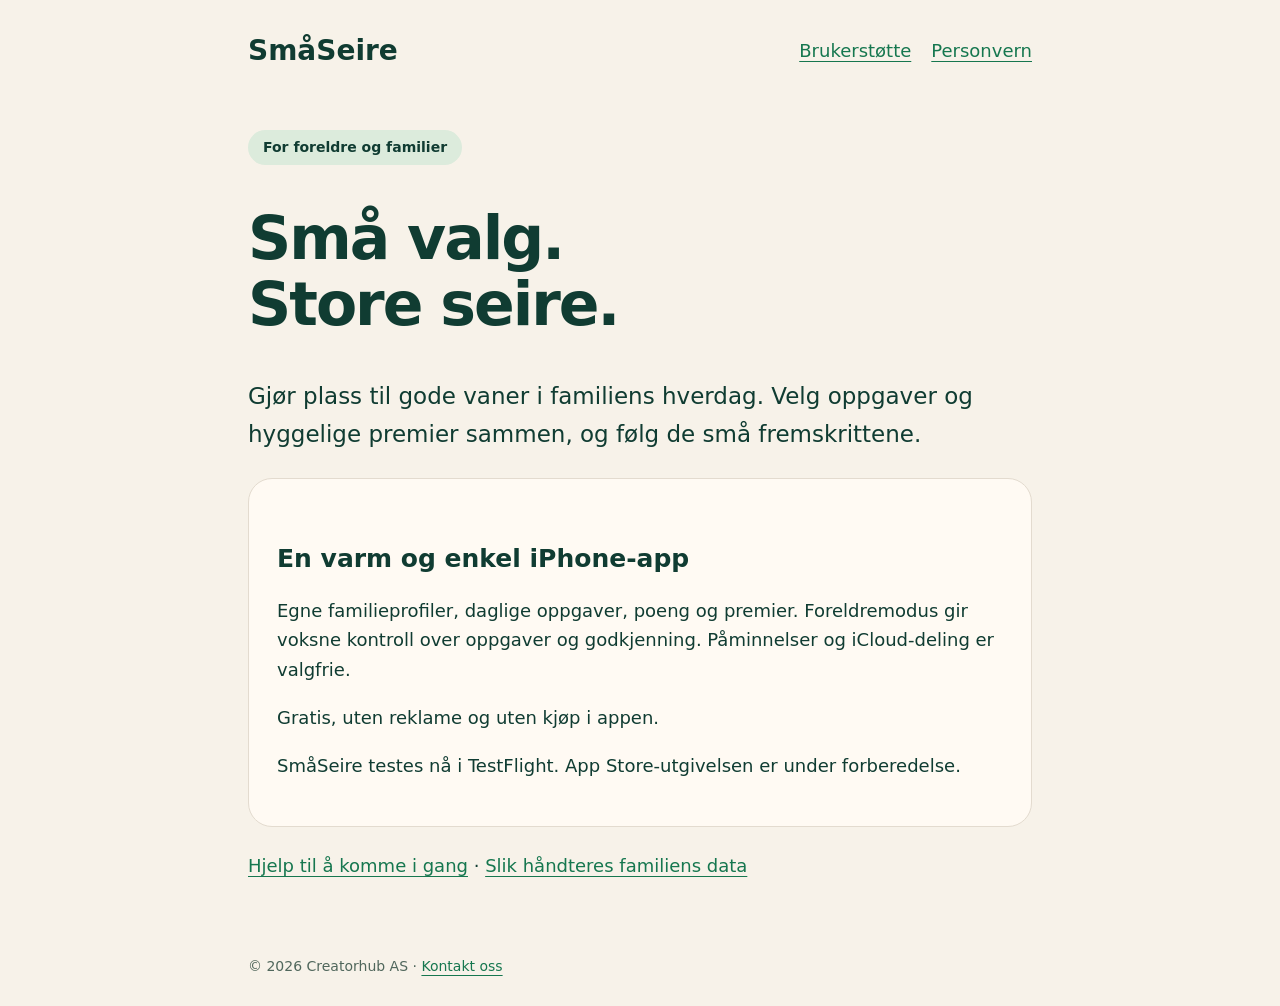
<file: index.html>
<!doctype html><html lang="nb"><head><meta charset="utf-8"><meta name="viewport" content="width=device-width,initial-scale=1"><meta name="description" content="SmåSeire fra Creatorhub AS – gode vaner for familien. Personvern og brukerstøtte."><title>Gode vaner. Større fremtid. · SmåSeire</title><link rel="stylesheet" href="style.css"></head><body><header><a class="brand" href="index.html">SmåSeire</a><nav aria-label="Hovedmeny"><a href="support.html">Brukerstøtte</a><a href="personvern.html">Personvern</a></nav></header><main><span class="tag">For foreldre og familier</span><h1>Små valg.<br>Store seire.</h1><p class="intro">Gjør plass til gode vaner i familiens hverdag. Velg oppgaver og hyggelige premier sammen, og følg de små fremskrittene.</p><div class="card"><h2>En varm og enkel iPhone-app</h2><p>Egne familieprofiler, daglige oppgaver, poeng og premier. Foreldremodus gir voksne kontroll over oppgaver og godkjenning. Påminnelser og iCloud-deling er valgfrie.</p><p>Gratis, uten reklame og uten kjøp i appen.</p><p>SmåSeire testes nå i TestFlight. App Store-utgivelsen er under forberedelse.</p></div><p><a href="support.html">Hjelp til å komme i gang</a> · <a href="personvern.html">Slik håndteres familiens data</a></p></main><footer>© 2026 Creatorhub AS · <a href="mailto:daniel@creatorhubn.com">Kontakt oss</a></footer></body></html>
</file>
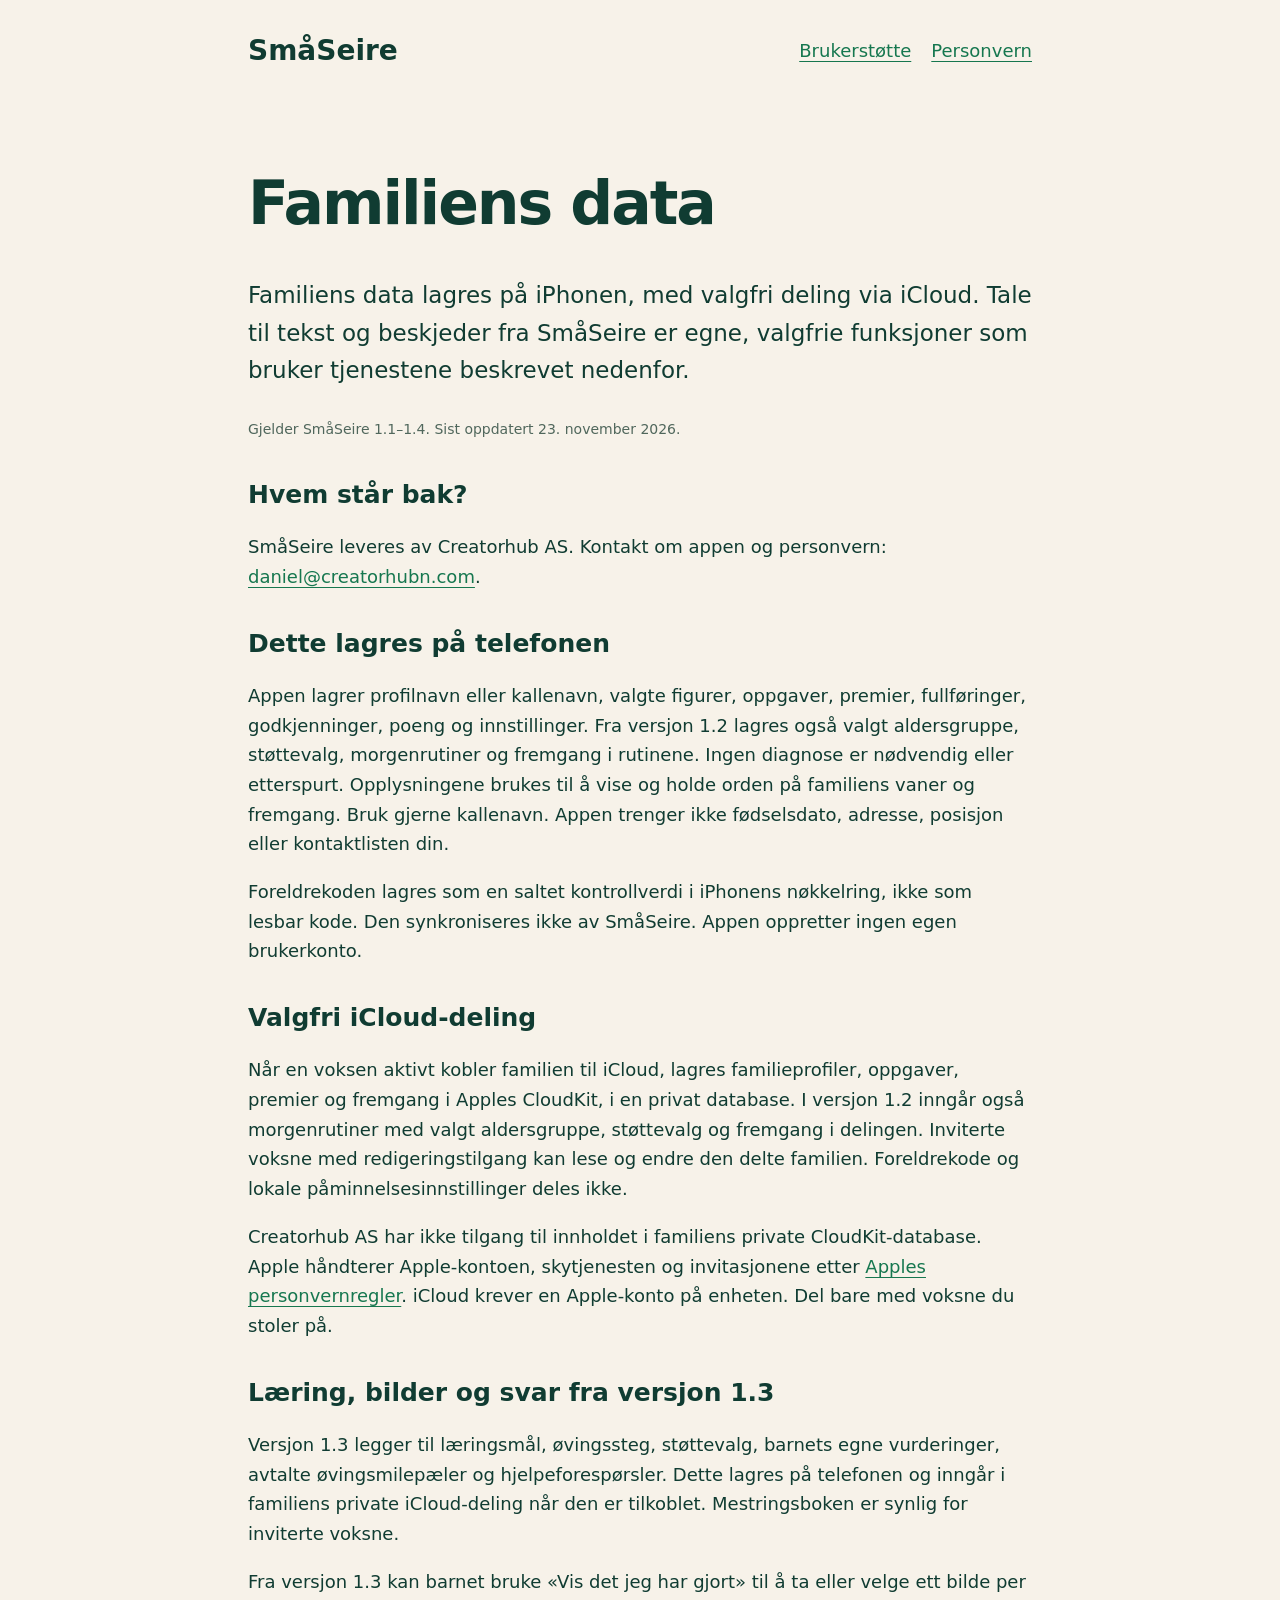
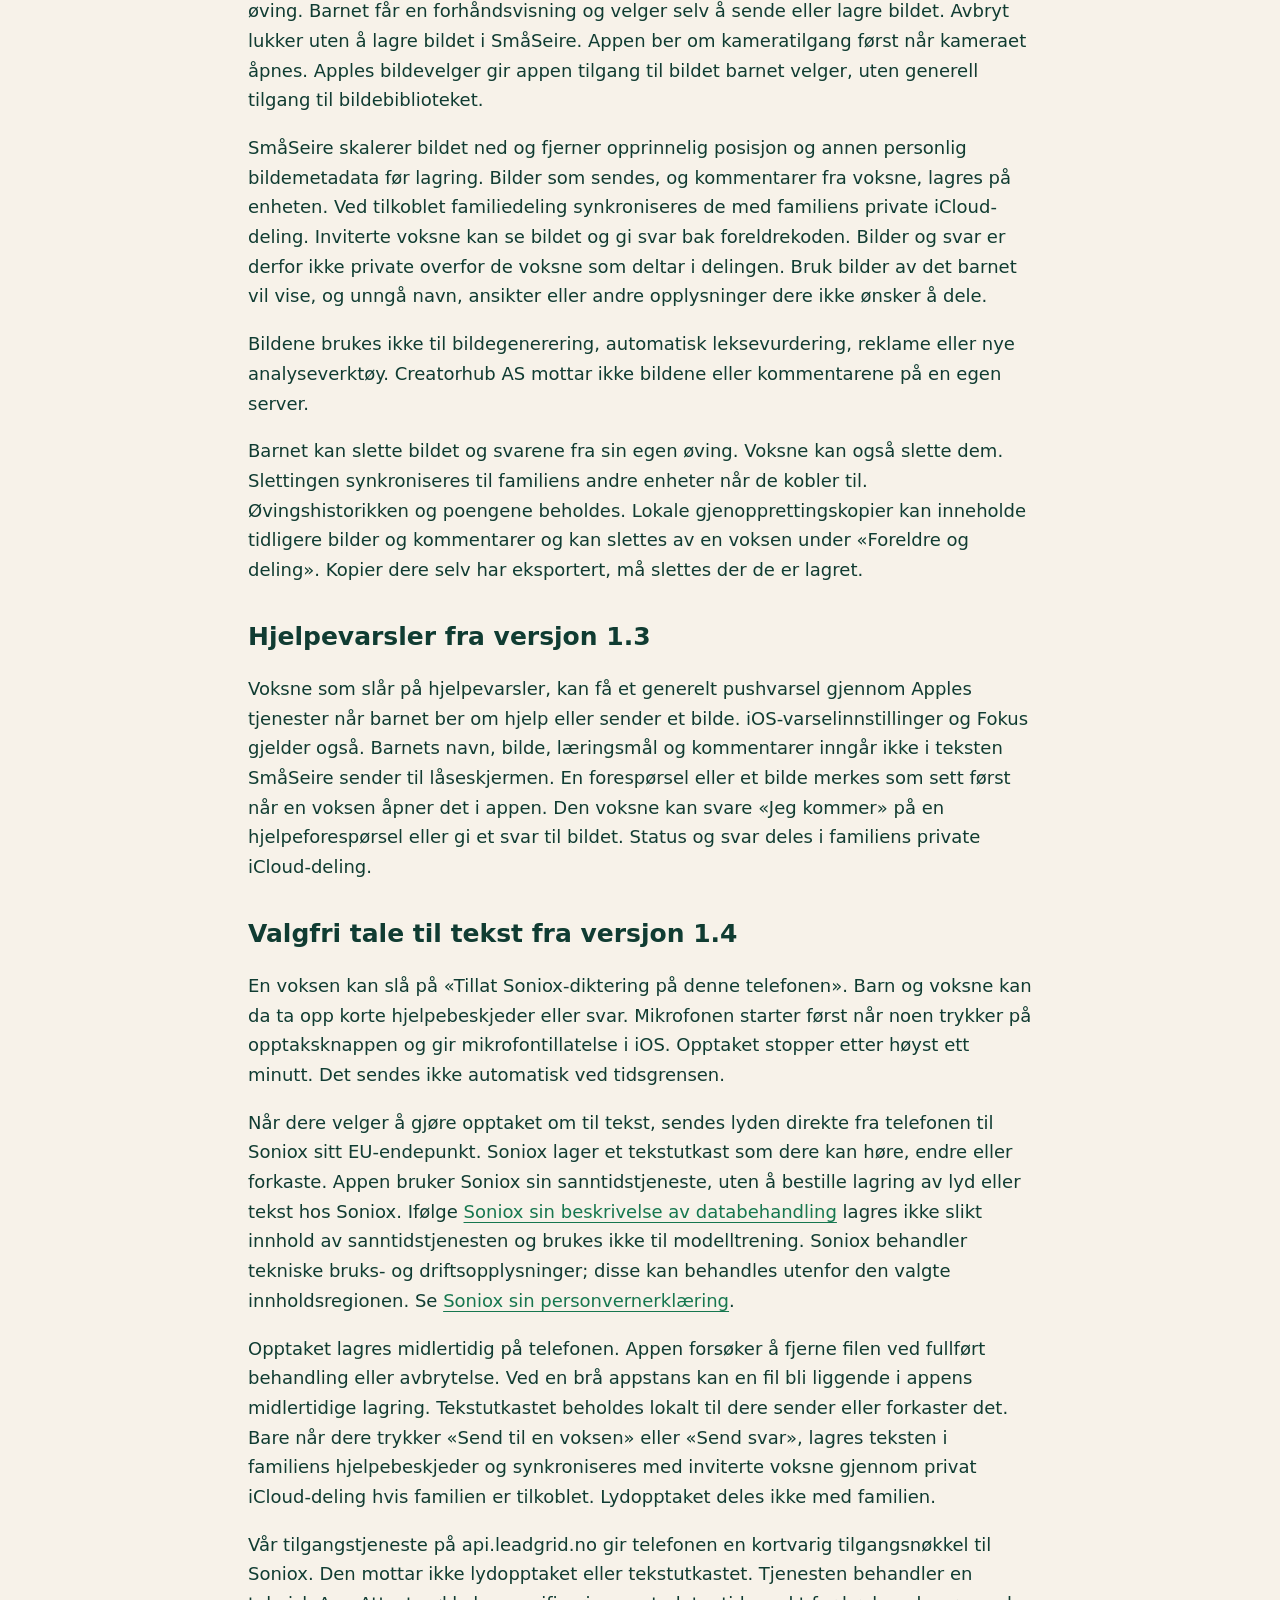
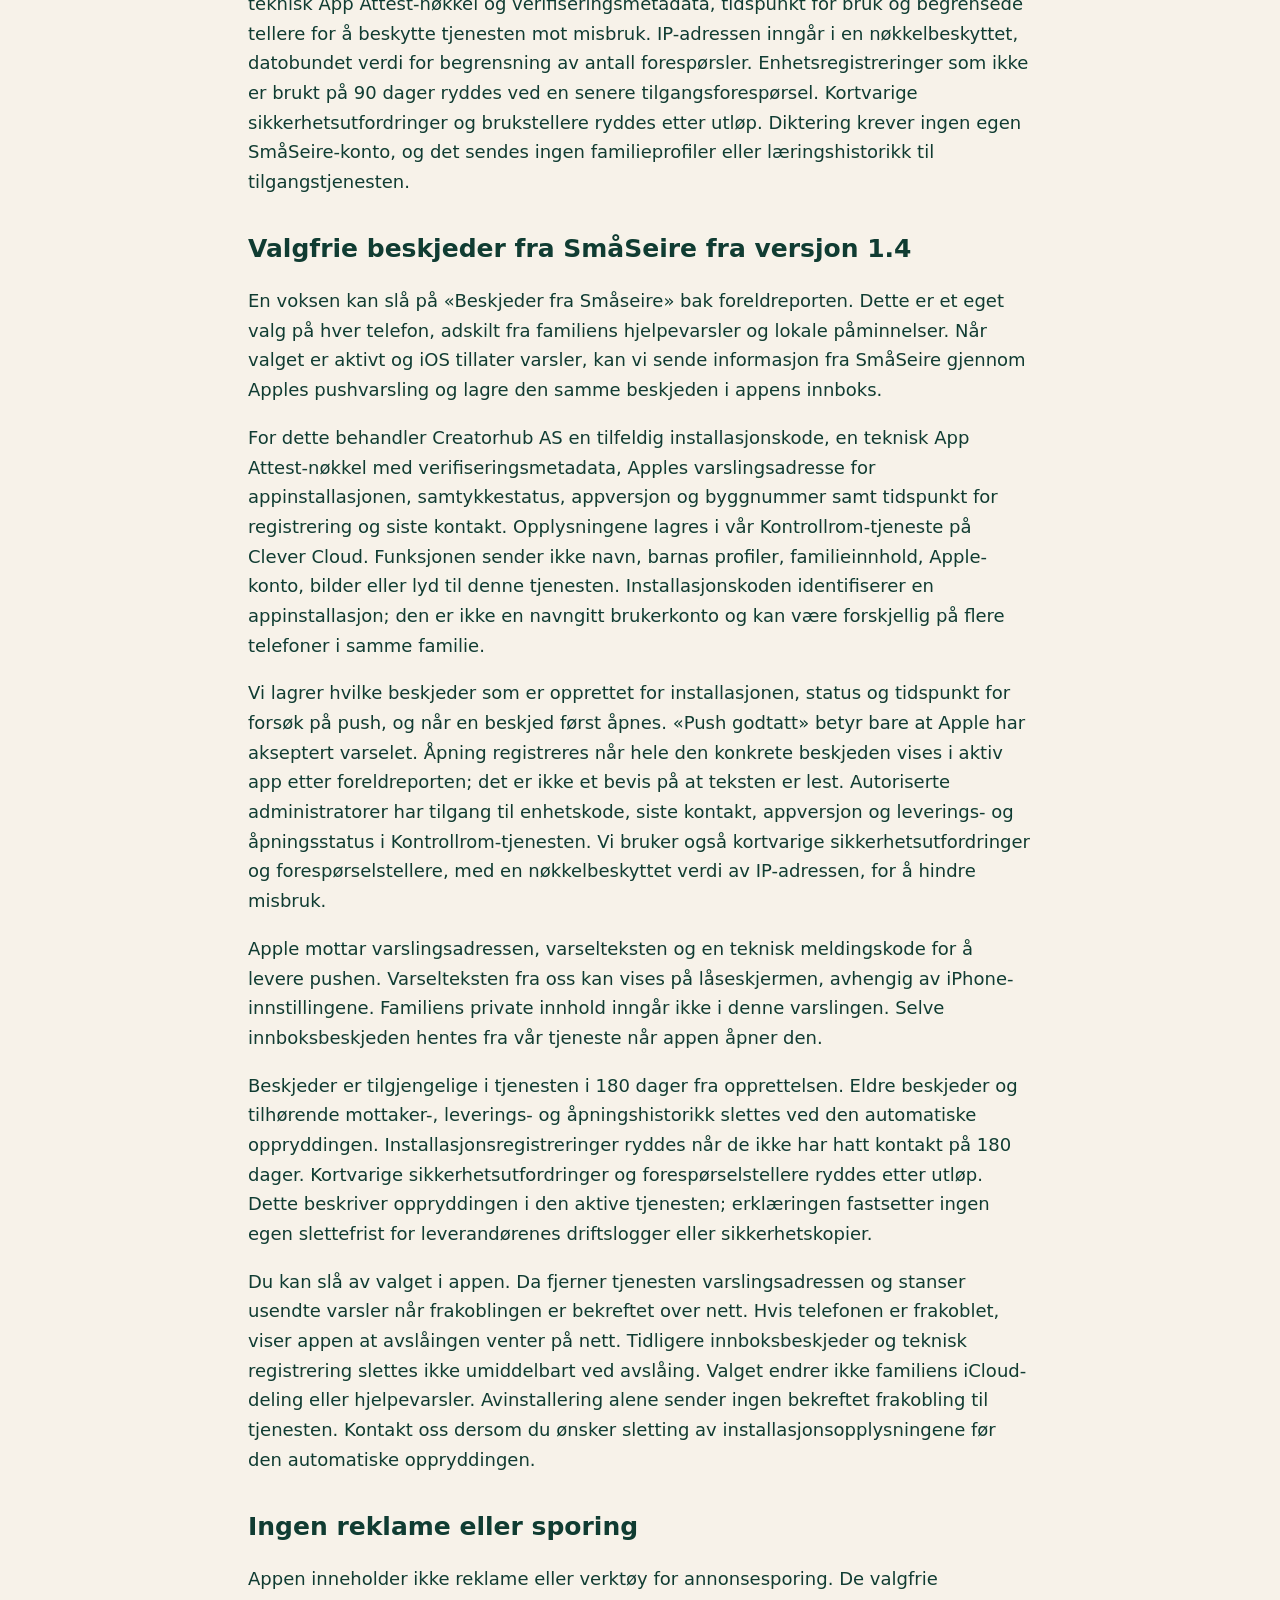
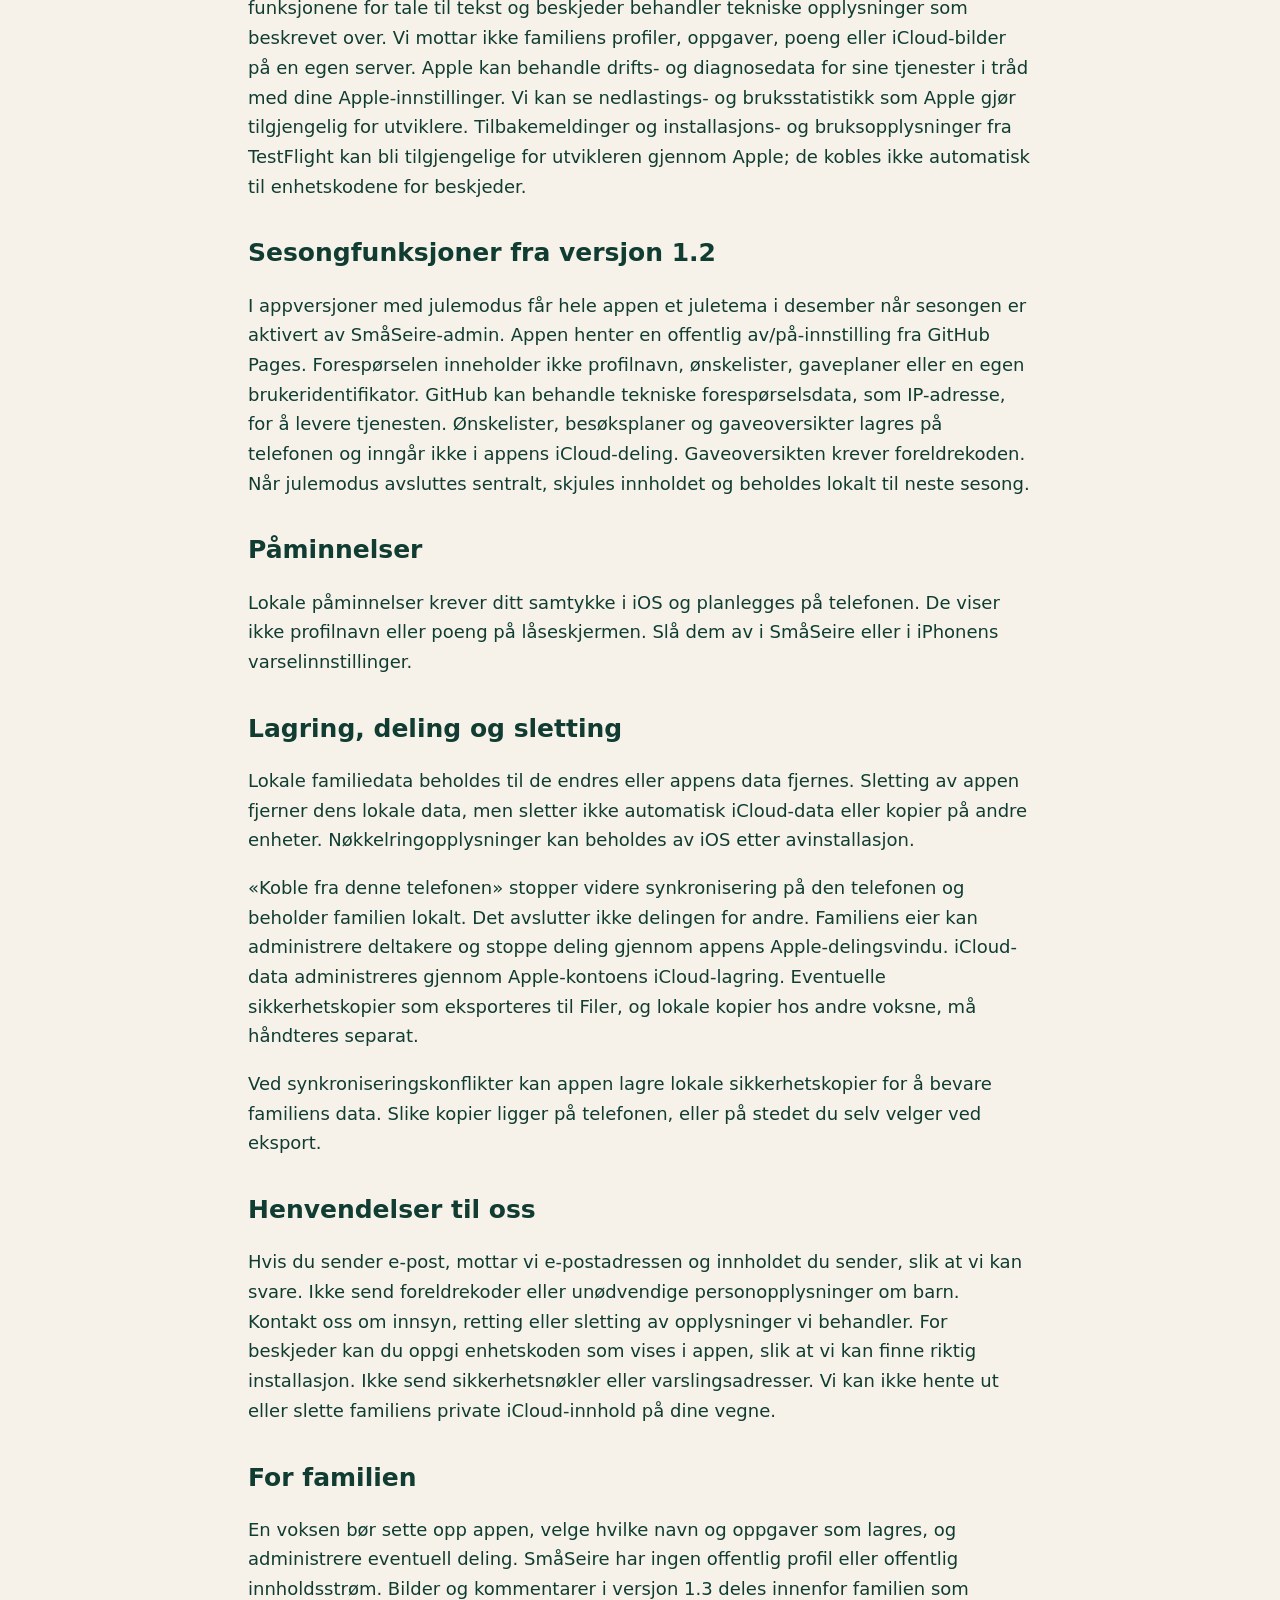
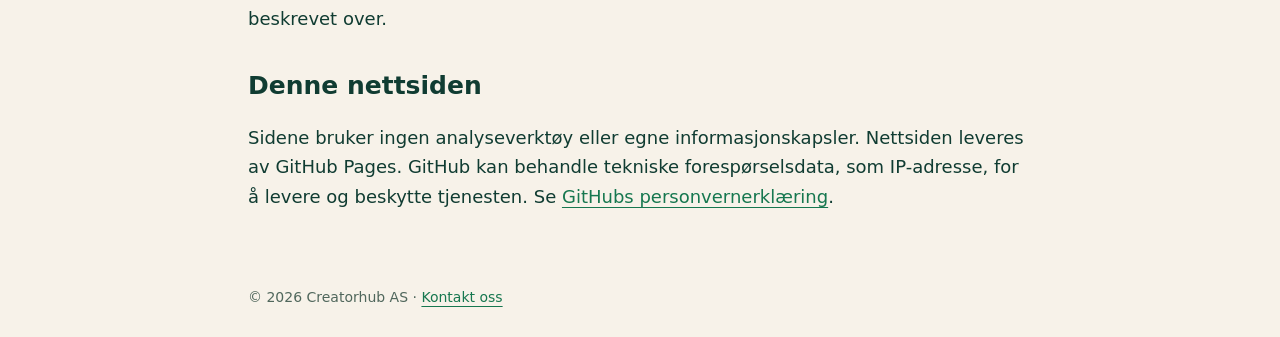
<file: personvern.html>
<!doctype html><html lang="nb"><head><meta charset="utf-8"><meta name="viewport" content="width=device-width,initial-scale=1"><meta name="description" content="SmåSeire fra Creatorhub AS – gode vaner for familien. Personvern og brukerstøtte."><title>Personvern · SmåSeire</title><link rel="stylesheet" href="style.css"></head><body><header><a class="brand" href="index.html">SmåSeire</a><nav aria-label="Hovedmeny"><a href="support.html">Brukerstøtte</a><a href="personvern.html">Personvern</a></nav></header><main><h1>Familiens data</h1><p class="intro">Familiens data lagres på iPhonen, med valgfri deling via iCloud. Tale til tekst og beskjeder fra SmåSeire er egne, valgfrie funksjoner som bruker tjenestene beskrevet nedenfor.</p><p><small>Gjelder SmåSeire 1.1–1.4. Sist oppdatert 23. november 2026.</small></p><h2>Hvem står bak?</h2><p>SmåSeire leveres av Creatorhub AS. Kontakt om appen og personvern: <a href="mailto:daniel@creatorhubn.com">daniel@creatorhubn.com</a>.</p><h2>Dette lagres på telefonen</h2><p>Appen lagrer profilnavn eller kallenavn, valgte figurer, oppgaver, premier, fullføringer, godkjenninger, poeng og innstillinger. Fra versjon 1.2 lagres også valgt aldersgruppe, støttevalg, morgenrutiner og fremgang i rutinene. Ingen diagnose er nødvendig eller etterspurt. Opplysningene brukes til å vise og holde orden på familiens vaner og fremgang. Bruk gjerne kallenavn. Appen trenger ikke fødselsdato, adresse, posisjon eller kontaktlisten din.</p><p>Foreldrekoden lagres som en saltet kontrollverdi i iPhonens nøkkelring, ikke som lesbar kode. Den synkroniseres ikke av SmåSeire. Appen oppretter ingen egen brukerkonto.</p><h2>Valgfri iCloud-deling</h2><p>Når en voksen aktivt kobler familien til iCloud, lagres familieprofiler, oppgaver, premier og fremgang i Apples CloudKit, i en privat database. I versjon 1.2 inngår også morgenrutiner med valgt aldersgruppe, støttevalg og fremgang i delingen. Inviterte voksne med redigeringstilgang kan lese og endre den delte familien. Foreldrekode og lokale påminnelsesinnstillinger deles ikke.</p><p>Creatorhub AS har ikke tilgang til innholdet i familiens private CloudKit-database. Apple håndterer Apple-kontoen, skytjenesten og invitasjonene etter <a href="https://www.apple.com/legal/privacy/">Apples personvernregler</a>. iCloud krever en Apple-konto på enheten. Del bare med voksne du stoler på.</p><h2>Læring, bilder og svar fra versjon 1.3</h2><p>Versjon 1.3 legger til læringsmål, øvingssteg, støttevalg, barnets egne vurderinger, avtalte øvingsmilepæler og hjelpeforespørsler. Dette lagres på telefonen og inngår i familiens private iCloud-deling når den er tilkoblet. Mestringsboken er synlig for inviterte voksne.</p><p>Fra versjon 1.3 kan barnet bruke «Vis det jeg har gjort» til å ta eller velge ett bilde per øving. Barnet får en forhåndsvisning og velger selv å sende eller lagre bildet. Avbryt lukker uten å lagre bildet i SmåSeire. Appen ber om kameratilgang først når kameraet åpnes. Apples bildevelger gir appen tilgang til bildet barnet velger, uten generell tilgang til bildebiblioteket.</p><p>SmåSeire skalerer bildet ned og fjerner opprinnelig posisjon og annen personlig bildemetadata før lagring. Bilder som sendes, og kommentarer fra voksne, lagres på enheten. Ved tilkoblet familiedeling synkroniseres de med familiens private iCloud-deling. Inviterte voksne kan se bildet og gi svar bak foreldrekoden. Bilder og svar er derfor ikke private overfor de voksne som deltar i delingen. Bruk bilder av det barnet vil vise, og unngå navn, ansikter eller andre opplysninger dere ikke ønsker å dele.</p><p>Bildene brukes ikke til bildegenerering, automatisk leksevurdering, reklame eller nye analyseverktøy. Creatorhub AS mottar ikke bildene eller kommentarene på en egen server.</p><p>Barnet kan slette bildet og svarene fra sin egen øving. Voksne kan også slette dem. Slettingen synkroniseres til familiens andre enheter når de kobler til. Øvingshistorikken og poengene beholdes. Lokale gjenopprettingskopier kan inneholde tidligere bilder og kommentarer og kan slettes av en voksen under «Foreldre og deling». Kopier dere selv har eksportert, må slettes der de er lagret.</p><h2>Hjelpevarsler fra versjon 1.3</h2><p>Voksne som slår på hjelpevarsler, kan få et generelt pushvarsel gjennom Apples tjenester når barnet ber om hjelp eller sender et bilde. iOS-varselinnstillinger og Fokus gjelder også. Barnets navn, bilde, læringsmål og kommentarer inngår ikke i teksten SmåSeire sender til låseskjermen. En forespørsel eller et bilde merkes som sett først når en voksen åpner det i appen. Den voksne kan svare «Jeg kommer» på en hjelpeforespørsel eller gi et svar til bildet. Status og svar deles i familiens private iCloud-deling.</p><h2>Valgfri tale til tekst fra versjon 1.4</h2>
<p>En voksen kan slå på «Tillat Soniox-diktering på denne telefonen». Barn og voksne kan da ta opp korte hjelpebeskjeder eller svar. Mikrofonen starter først når noen trykker på opptaksknappen og gir mikrofontillatelse i iOS. Opptaket stopper etter høyst ett minutt. Det sendes ikke automatisk ved tidsgrensen.</p>
<p>Når dere velger å gjøre opptaket om til tekst, sendes lyden direkte fra telefonen til Soniox sitt EU-endepunkt. Soniox lager et tekstutkast som dere kan høre, endre eller forkaste. Appen bruker Soniox sin sanntidstjeneste, uten å bestille lagring av lyd eller tekst hos Soniox. Ifølge <a href="https://docs.soniox.com/security-and-privacy">Soniox sin beskrivelse av databehandling</a> lagres ikke slikt innhold av sanntidstjenesten og brukes ikke til modelltrening. Soniox behandler tekniske bruks- og driftsopplysninger; disse kan behandles utenfor den valgte innholdsregionen. Se <a href="https://soniox.com/policies/privacy-policy">Soniox sin personvernerklæring</a>.</p>
<p>Opptaket lagres midlertidig på telefonen. Appen forsøker å fjerne filen ved fullført behandling eller avbrytelse. Ved en brå appstans kan en fil bli liggende i appens midlertidige lagring. Tekstutkastet beholdes lokalt til dere sender eller forkaster det. Bare når dere trykker «Send til en voksen» eller «Send svar», lagres teksten i familiens hjelpebeskjeder og synkroniseres med inviterte voksne gjennom privat iCloud-deling hvis familien er tilkoblet. Lydopptaket deles ikke med familien.</p>
<p>Vår tilgangstjeneste på api.leadgrid.no gir telefonen en kortvarig tilgangsnøkkel til Soniox. Den mottar ikke lydopptaket eller tekstutkastet. Tjenesten behandler en teknisk App Attest-nøkkel og verifiseringsmetadata, tidspunkt for bruk og begrensede tellere for å beskytte tjenesten mot misbruk. IP-adressen inngår i en nøkkelbeskyttet, datobundet verdi for begrensning av antall forespørsler. Enhetsregistreringer som ikke er brukt på 90 dager ryddes ved en senere tilgangsforespørsel. Kortvarige sikkerhetsutfordringer og brukstellere ryddes etter utløp. Diktering krever ingen egen SmåSeire-konto, og det sendes ingen familieprofiler eller læringshistorikk til tilgangstjenesten.</p>
<h2>Valgfrie beskjeder fra SmåSeire fra versjon 1.4</h2>
<p>En voksen kan slå på «Beskjeder fra Småseire» bak foreldreporten. Dette er et eget valg på hver telefon, adskilt fra familiens hjelpevarsler og lokale påminnelser. Når valget er aktivt og iOS tillater varsler, kan vi sende informasjon fra SmåSeire gjennom Apples pushvarsling og lagre den samme beskjeden i appens innboks.</p>
<p>For dette behandler Creatorhub AS en tilfeldig installasjonskode, en teknisk App Attest-nøkkel med verifiseringsmetadata, Apples varslingsadresse for appinstallasjonen, samtykkestatus, appversjon og byggnummer samt tidspunkt for registrering og siste kontakt. Opplysningene lagres i vår Kontrollrom-tjeneste på Clever Cloud. Funksjonen sender ikke navn, barnas profiler, familieinnhold, Apple-konto, bilder eller lyd til denne tjenesten. Installasjonskoden identifiserer en appinstallasjon; den er ikke en navngitt brukerkonto og kan være forskjellig på flere telefoner i samme familie.</p>
<p>Vi lagrer hvilke beskjeder som er opprettet for installasjonen, status og tidspunkt for forsøk på push, og når en beskjed først åpnes. «Push godtatt» betyr bare at Apple har akseptert varselet. Åpning registreres når hele den konkrete beskjeden vises i aktiv app etter foreldreporten; det er ikke et bevis på at teksten er lest. Autoriserte administratorer har tilgang til enhetskode, siste kontakt, appversjon og leverings- og åpningsstatus i Kontrollrom-tjenesten. Vi bruker også kortvarige sikkerhetsutfordringer og forespørselstellere, med en nøkkelbeskyttet verdi av IP-adressen, for å hindre misbruk.</p>
<p>Apple mottar varslingsadressen, varselteksten og en teknisk meldingskode for å levere pushen. Varselteksten fra oss kan vises på låseskjermen, avhengig av iPhone-innstillingene. Familiens private innhold inngår ikke i denne varslingen. Selve innboksbeskjeden hentes fra vår tjeneste når appen åpner den.</p>
<p>Beskjeder er tilgjengelige i tjenesten i 180 dager fra opprettelsen. Eldre beskjeder og tilhørende mottaker-, leverings- og åpningshistorikk slettes ved den automatiske oppryddingen. Installasjonsregistreringer ryddes når de ikke har hatt kontakt på 180 dager. Kortvarige sikkerhetsutfordringer og forespørselstellere ryddes etter utløp. Dette beskriver oppryddingen i den aktive tjenesten; erklæringen fastsetter ingen egen slettefrist for leverandørenes driftslogger eller sikkerhetskopier.</p>
<p>Du kan slå av valget i appen. Da fjerner tjenesten varslingsadressen og stanser usendte varsler når frakoblingen er bekreftet over nett. Hvis telefonen er frakoblet, viser appen at avslåingen venter på nett. Tidligere innboksbeskjeder og teknisk registrering slettes ikke umiddelbart ved avslåing. Valget endrer ikke familiens iCloud-deling eller hjelpevarsler. Avinstallering alene sender ingen bekreftet frakobling til tjenesten. Kontakt oss dersom du ønsker sletting av installasjonsopplysningene før den automatiske oppryddingen.</p>
<h2>Ingen reklame eller sporing</h2><p>Appen inneholder ikke reklame eller verktøy for annonsesporing. De valgfrie funksjonene for tale til tekst og beskjeder behandler tekniske opplysninger som beskrevet over. Vi mottar ikke familiens profiler, oppgaver, poeng eller iCloud-bilder på en egen server. Apple kan behandle drifts- og diagnosedata for sine tjenester i tråd med dine Apple-innstillinger. Vi kan se nedlastings- og bruksstatistikk som Apple gjør tilgjengelig for utviklere. Tilbakemeldinger og installasjons- og bruksopplysninger fra TestFlight kan bli tilgjengelige for utvikleren gjennom Apple; de kobles ikke automatisk til enhetskodene for beskjeder.</p><h2>Sesongfunksjoner fra versjon 1.2</h2><p>I appversjoner med julemodus får hele appen et juletema i desember når sesongen er aktivert av SmåSeire-admin. Appen henter en offentlig av/på-innstilling fra GitHub Pages. Forespørselen inneholder ikke profilnavn, ønskelister, gaveplaner eller en egen brukeridentifikator. GitHub kan behandle tekniske forespørselsdata, som IP-adresse, for å levere tjenesten. Ønskelister, besøksplaner og gaveoversikter lagres på telefonen og inngår ikke i appens iCloud-deling. Gaveoversikten krever foreldrekoden. Når julemodus avsluttes sentralt, skjules innholdet og beholdes lokalt til neste sesong.</p><h2>Påminnelser</h2><p>Lokale påminnelser krever ditt samtykke i iOS og planlegges på telefonen. De viser ikke profilnavn eller poeng på låseskjermen. Slå dem av i SmåSeire eller i iPhonens varselinnstillinger.</p><h2>Lagring, deling og sletting</h2><p>Lokale familiedata beholdes til de endres eller appens data fjernes. Sletting av appen fjerner dens lokale data, men sletter ikke automatisk iCloud-data eller kopier på andre enheter. Nøkkelringopplysninger kan beholdes av iOS etter avinstallasjon.</p><p>«Koble fra denne telefonen» stopper videre synkronisering på den telefonen og beholder familien lokalt. Det avslutter ikke delingen for andre. Familiens eier kan administrere deltakere og stoppe deling gjennom appens Apple-delingsvindu. iCloud-data administreres gjennom Apple-kontoens iCloud-lagring. Eventuelle sikkerhetskopier som eksporteres til Filer, og lokale kopier hos andre voksne, må håndteres separat.</p><p>Ved synkroniseringskonflikter kan appen lagre lokale sikkerhetskopier for å bevare familiens data. Slike kopier ligger på telefonen, eller på stedet du selv velger ved eksport.</p><h2>Henvendelser til oss</h2><p>Hvis du sender e-post, mottar vi e-postadressen og innholdet du sender, slik at vi kan svare. Ikke send foreldrekoder eller unødvendige personopplysninger om barn. Kontakt oss om innsyn, retting eller sletting av opplysninger vi behandler. For beskjeder kan du oppgi enhetskoden som vises i appen, slik at vi kan finne riktig installasjon. Ikke send sikkerhetsnøkler eller varslingsadresser. Vi kan ikke hente ut eller slette familiens private iCloud-innhold på dine vegne.</p><h2>For familien</h2><p>En voksen bør sette opp appen, velge hvilke navn og oppgaver som lagres, og administrere eventuell deling. SmåSeire har ingen offentlig profil eller offentlig innholdsstrøm. Bilder og kommentarer i versjon 1.3 deles innenfor familien som beskrevet over.</p><h2>Denne nettsiden</h2><p>Sidene bruker ingen analyseverktøy eller egne informasjonskapsler. Nettsiden leveres av GitHub Pages. GitHub kan behandle tekniske forespørselsdata, som IP-adresse, for å levere og beskytte tjenesten. Se <a href="https://docs.github.com/en/site-policy/privacy-policies/github-general-privacy-statement">GitHubs personvernerklæring</a>.</p></main><footer>© 2026 Creatorhub AS · <a href="mailto:daniel@creatorhubn.com">Kontakt oss</a></footer></body></html>
</file>
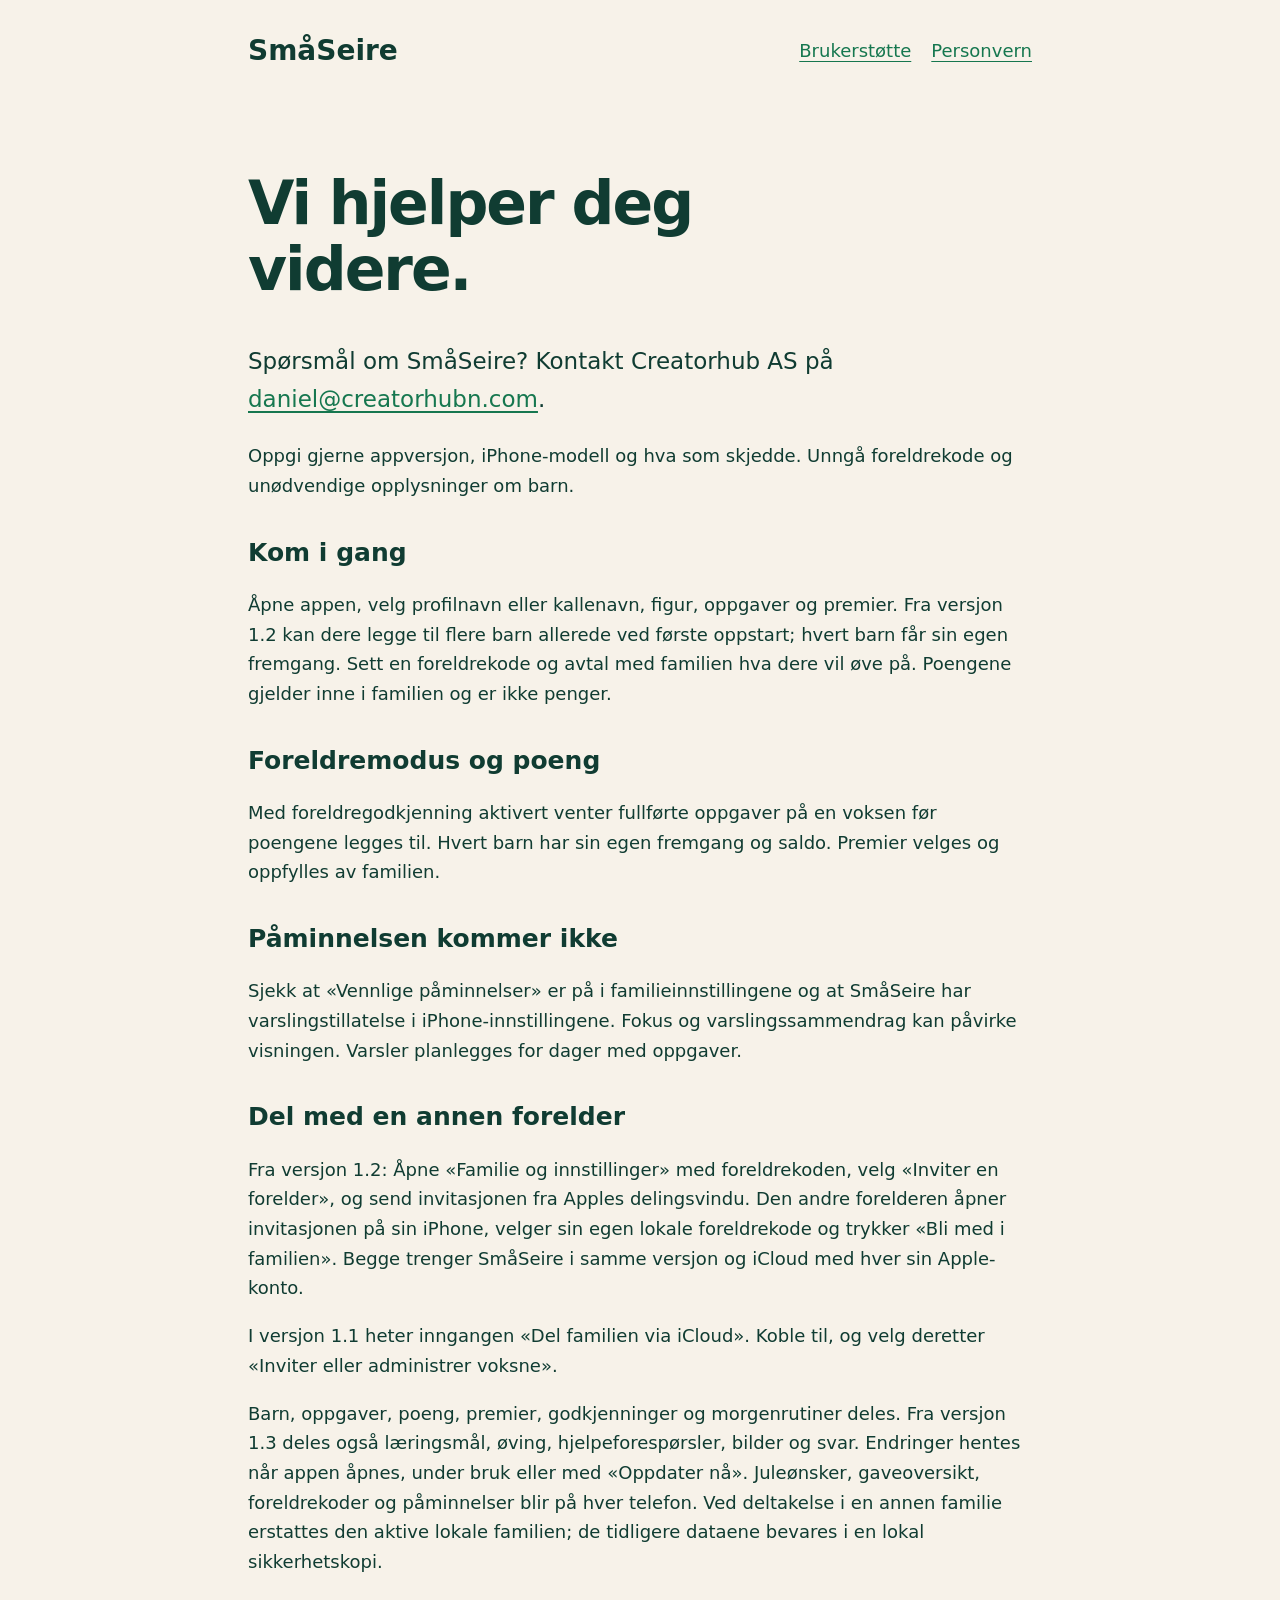
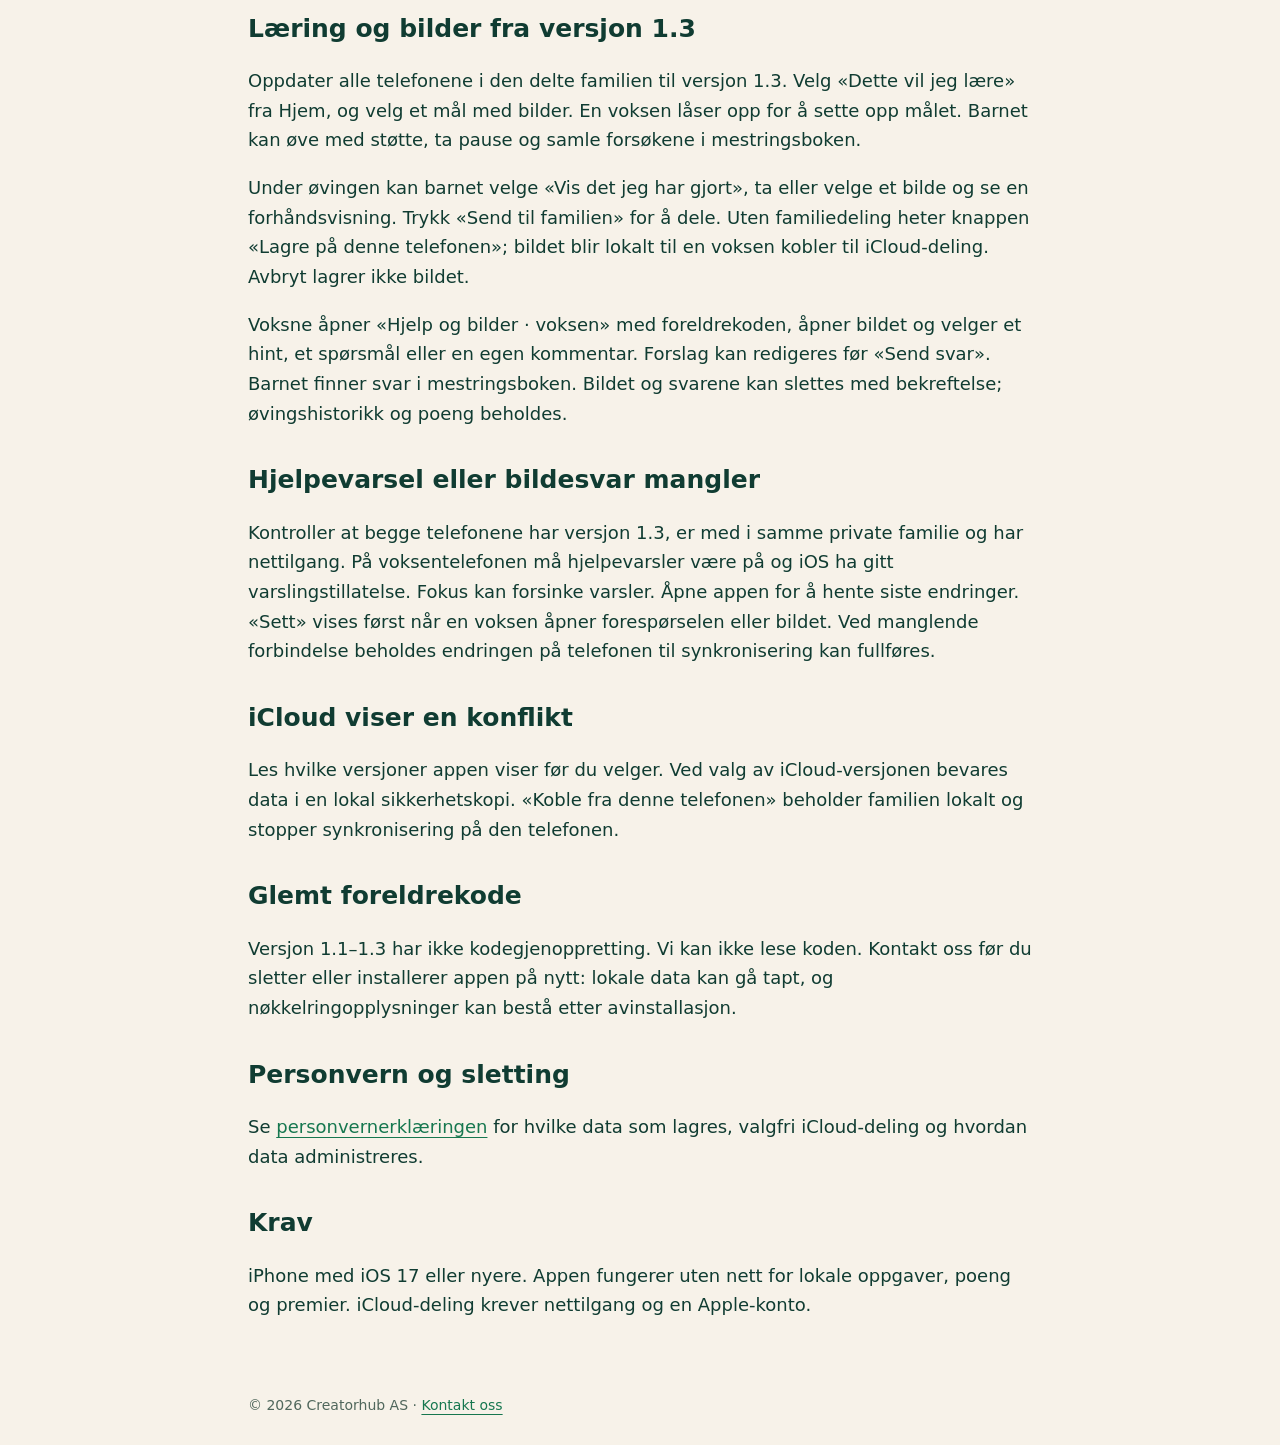
<file: support.html>
<!doctype html><html lang="nb"><head><meta charset="utf-8"><meta name="viewport" content="width=device-width,initial-scale=1"><meta name="description" content="SmåSeire fra Creatorhub AS – gode vaner for familien. Personvern og brukerstøtte."><title>Brukerstøtte · SmåSeire</title><link rel="stylesheet" href="style.css"></head><body><header><a class="brand" href="index.html">SmåSeire</a><nav aria-label="Hovedmeny"><a href="support.html">Brukerstøtte</a><a href="personvern.html">Personvern</a></nav></header><main><h1>Vi hjelper deg<br>videre.</h1><p class="intro">Spørsmål om SmåSeire? Kontakt Creatorhub AS på <a href="mailto:daniel@creatorhubn.com">daniel@creatorhubn.com</a>.</p><p>Oppgi gjerne appversjon, iPhone-modell og hva som skjedde. Unngå foreldrekode og unødvendige opplysninger om barn.</p><h2>Kom i gang</h2><p>Åpne appen, velg profilnavn eller kallenavn, figur, oppgaver og premier. Fra versjon 1.2 kan dere legge til flere barn allerede ved første oppstart; hvert barn får sin egen fremgang. Sett en foreldrekode og avtal med familien hva dere vil øve på. Poengene gjelder inne i familien og er ikke penger.</p><h2>Foreldremodus og poeng</h2><p>Med foreldregodkjenning aktivert venter fullførte oppgaver på en voksen før poengene legges til. Hvert barn har sin egen fremgang og saldo. Premier velges og oppfylles av familien.</p><h2>Påminnelsen kommer ikke</h2><p>Sjekk at «Vennlige påminnelser» er på i familieinnstillingene og at SmåSeire har varslingstillatelse i iPhone-innstillingene. Fokus og varslingssammendrag kan påvirke visningen. Varsler planlegges for dager med oppgaver.</p><h2>Del med en annen forelder</h2><p>Fra versjon 1.2: Åpne «Familie og innstillinger» med foreldrekoden, velg «Inviter en forelder», og send invitasjonen fra Apples delingsvindu. Den andre forelderen åpner invitasjonen på sin iPhone, velger sin egen lokale foreldrekode og trykker «Bli med i familien». Begge trenger SmåSeire i samme versjon og iCloud med hver sin Apple-konto.</p><p>I versjon 1.1 heter inngangen «Del familien via iCloud». Koble til, og velg deretter «Inviter eller administrer voksne».</p><p>Barn, oppgaver, poeng, premier, godkjenninger og morgenrutiner deles. Fra versjon 1.3 deles også læringsmål, øving, hjelpeforespørsler, bilder og svar. Endringer hentes når appen åpnes, under bruk eller med «Oppdater nå». Juleønsker, gaveoversikt, foreldrekoder og påminnelser blir på hver telefon. Ved deltakelse i en annen familie erstattes den aktive lokale familien; de tidligere dataene bevares i en lokal sikkerhetskopi.</p><h2>Læring og bilder fra versjon 1.3</h2><p>Oppdater alle telefonene i den delte familien til versjon 1.3. Velg «Dette vil jeg lære» fra Hjem, og velg et mål med bilder. En voksen låser opp for å sette opp målet. Barnet kan øve med støtte, ta pause og samle forsøkene i mestringsboken.</p><p>Under øvingen kan barnet velge «Vis det jeg har gjort», ta eller velge et bilde og se en forhåndsvisning. Trykk «Send til familien» for å dele. Uten familiedeling heter knappen «Lagre på denne telefonen»; bildet blir lokalt til en voksen kobler til iCloud-deling. Avbryt lagrer ikke bildet.</p><p>Voksne åpner «Hjelp og bilder · voksen» med foreldrekoden, åpner bildet og velger et hint, et spørsmål eller en egen kommentar. Forslag kan redigeres før «Send svar». Barnet finner svar i mestringsboken. Bildet og svarene kan slettes med bekreftelse; øvingshistorikk og poeng beholdes.</p><h2>Hjelpevarsel eller bildesvar mangler</h2><p>Kontroller at begge telefonene har versjon 1.3, er med i samme private familie og har nettilgang. På voksentelefonen må hjelpevarsler være på og iOS ha gitt varslingstillatelse. Fokus kan forsinke varsler. Åpne appen for å hente siste endringer. «Sett» vises først når en voksen åpner forespørselen eller bildet. Ved manglende forbindelse beholdes endringen på telefonen til synkronisering kan fullføres.</p><h2>iCloud viser en konflikt</h2><p>Les hvilke versjoner appen viser før du velger. Ved valg av iCloud-versjonen bevares data i en lokal sikkerhetskopi. «Koble fra denne telefonen» beholder familien lokalt og stopper synkronisering på den telefonen.</p><h2>Glemt foreldrekode</h2><p>Versjon 1.1–1.3 har ikke kodegjenoppretting. Vi kan ikke lese koden. Kontakt oss før du sletter eller installerer appen på nytt: lokale data kan gå tapt, og nøkkelringopplysninger kan bestå etter avinstallasjon.</p><h2>Personvern og sletting</h2><p>Se <a href="personvern.html">personvernerklæringen</a> for hvilke data som lagres, valgfri iCloud-deling og hvordan data administreres.</p><h2>Krav</h2><p>iPhone med iOS 17 eller nyere. Appen fungerer uten nett for lokale oppgaver, poeng og premier. iCloud-deling krever nettilgang og en Apple-konto.</p></main><footer>© 2026 Creatorhub AS · <a href="mailto:daniel@creatorhubn.com">Kontakt oss</a></footer></body></html>
</file>
<file: style.css>
*{box-sizing:border-box}body{margin:0;background:#f7f2e9;color:#103c32;font:18px/1.65 system-ui,-apple-system,sans-serif}header,main,footer{max-width:840px;margin:auto;padding:28px}header{display:flex;justify-content:space-between;gap:24px;align-items:center}nav{display:flex;gap:20px;flex-wrap:wrap}a{color:#16774f;text-underline-offset:4px}.brand{font-size:28px;font-weight:850;text-decoration:none;color:#103c32}h1{font-size:clamp(36px,7vw,60px);line-height:1.1;letter-spacing:-2px}h2{font-size:25px;margin-top:36px;line-height:1.3}.intro{font-size:23px}.card{background:#fffaf3;border:1px solid #e3dbcf;border-radius:24px;padding:28px;margin:24px 0}small,footer{font-size:14px;color:#50675c}li{margin:10px 0}.tag{display:inline-block;background:#dcebdc;padding:6px 15px;border-radius:99px;font-size:14px;font-weight:700}a:focus-visible{outline:3px solid #efb832;outline-offset:5px}@media(max-width:500px){header{align-items:flex-start;flex-direction:column}header,main,footer{padding:22px}}
</file>
